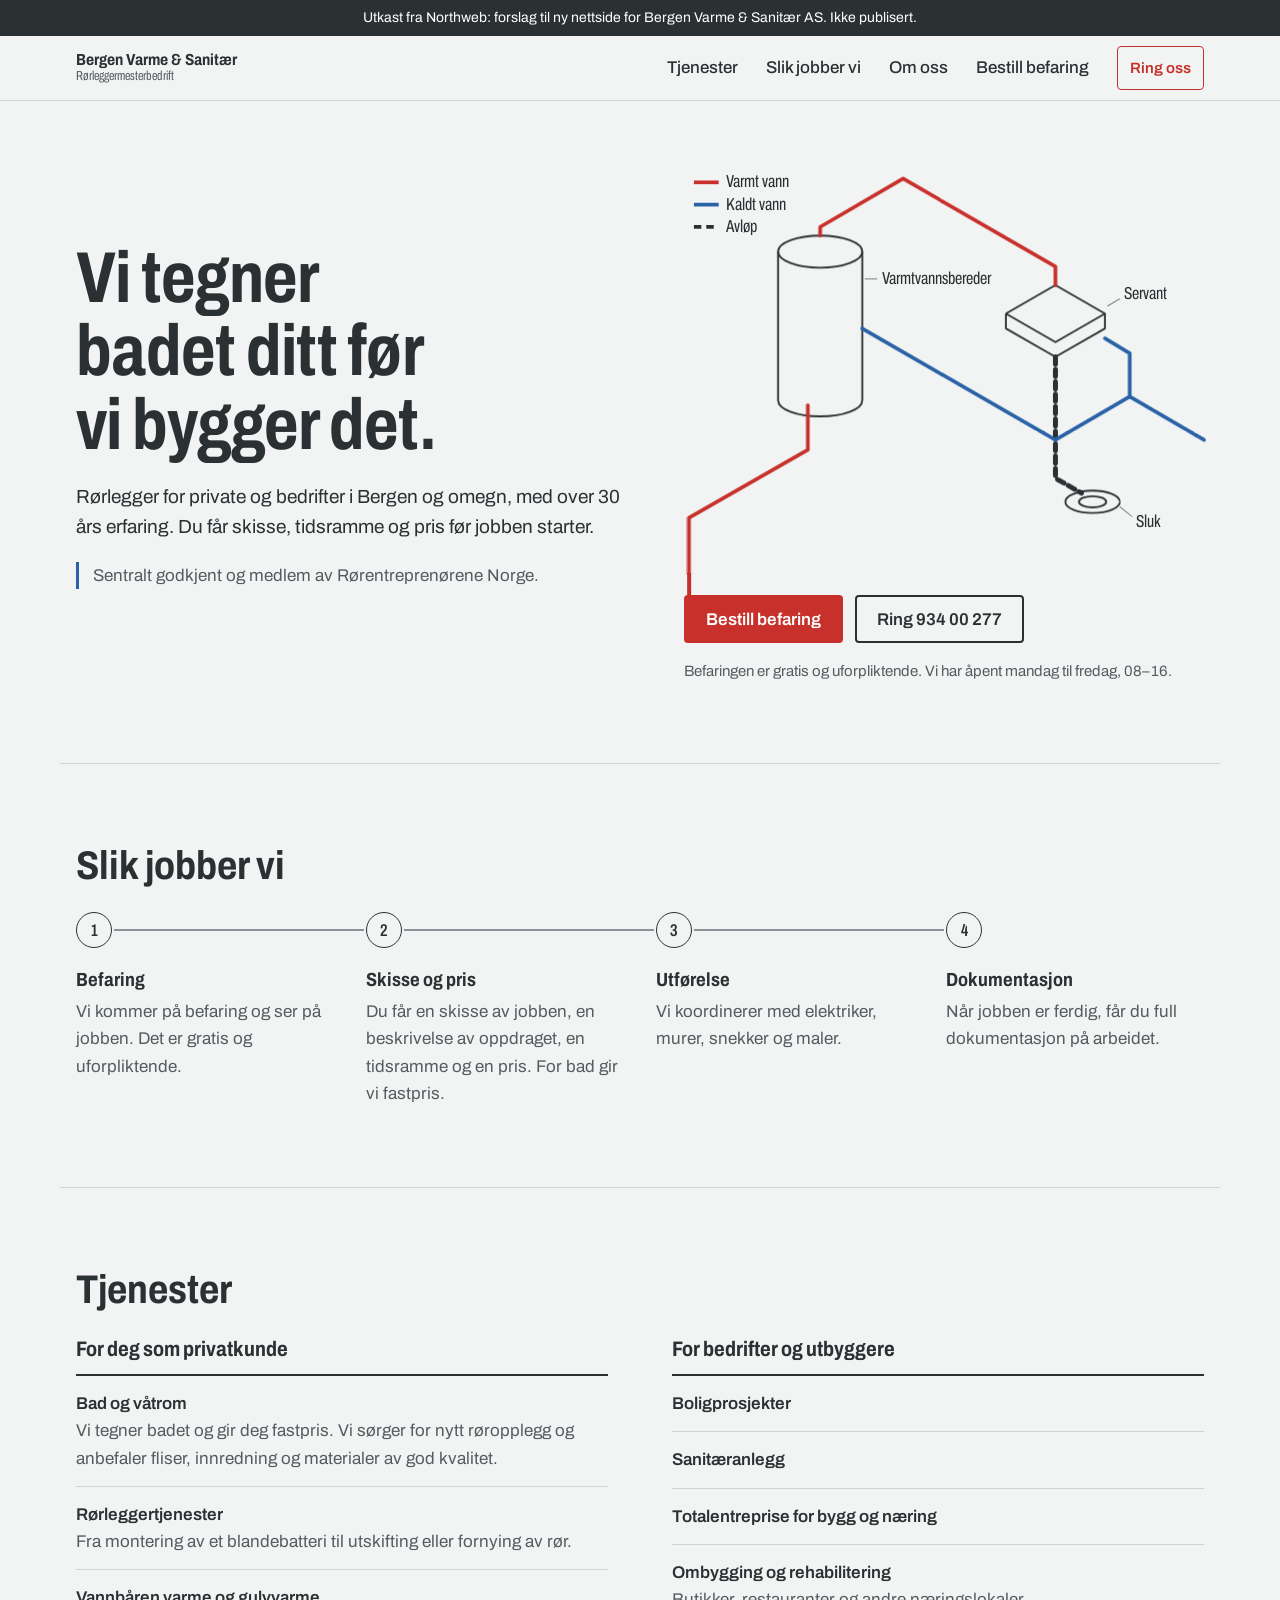
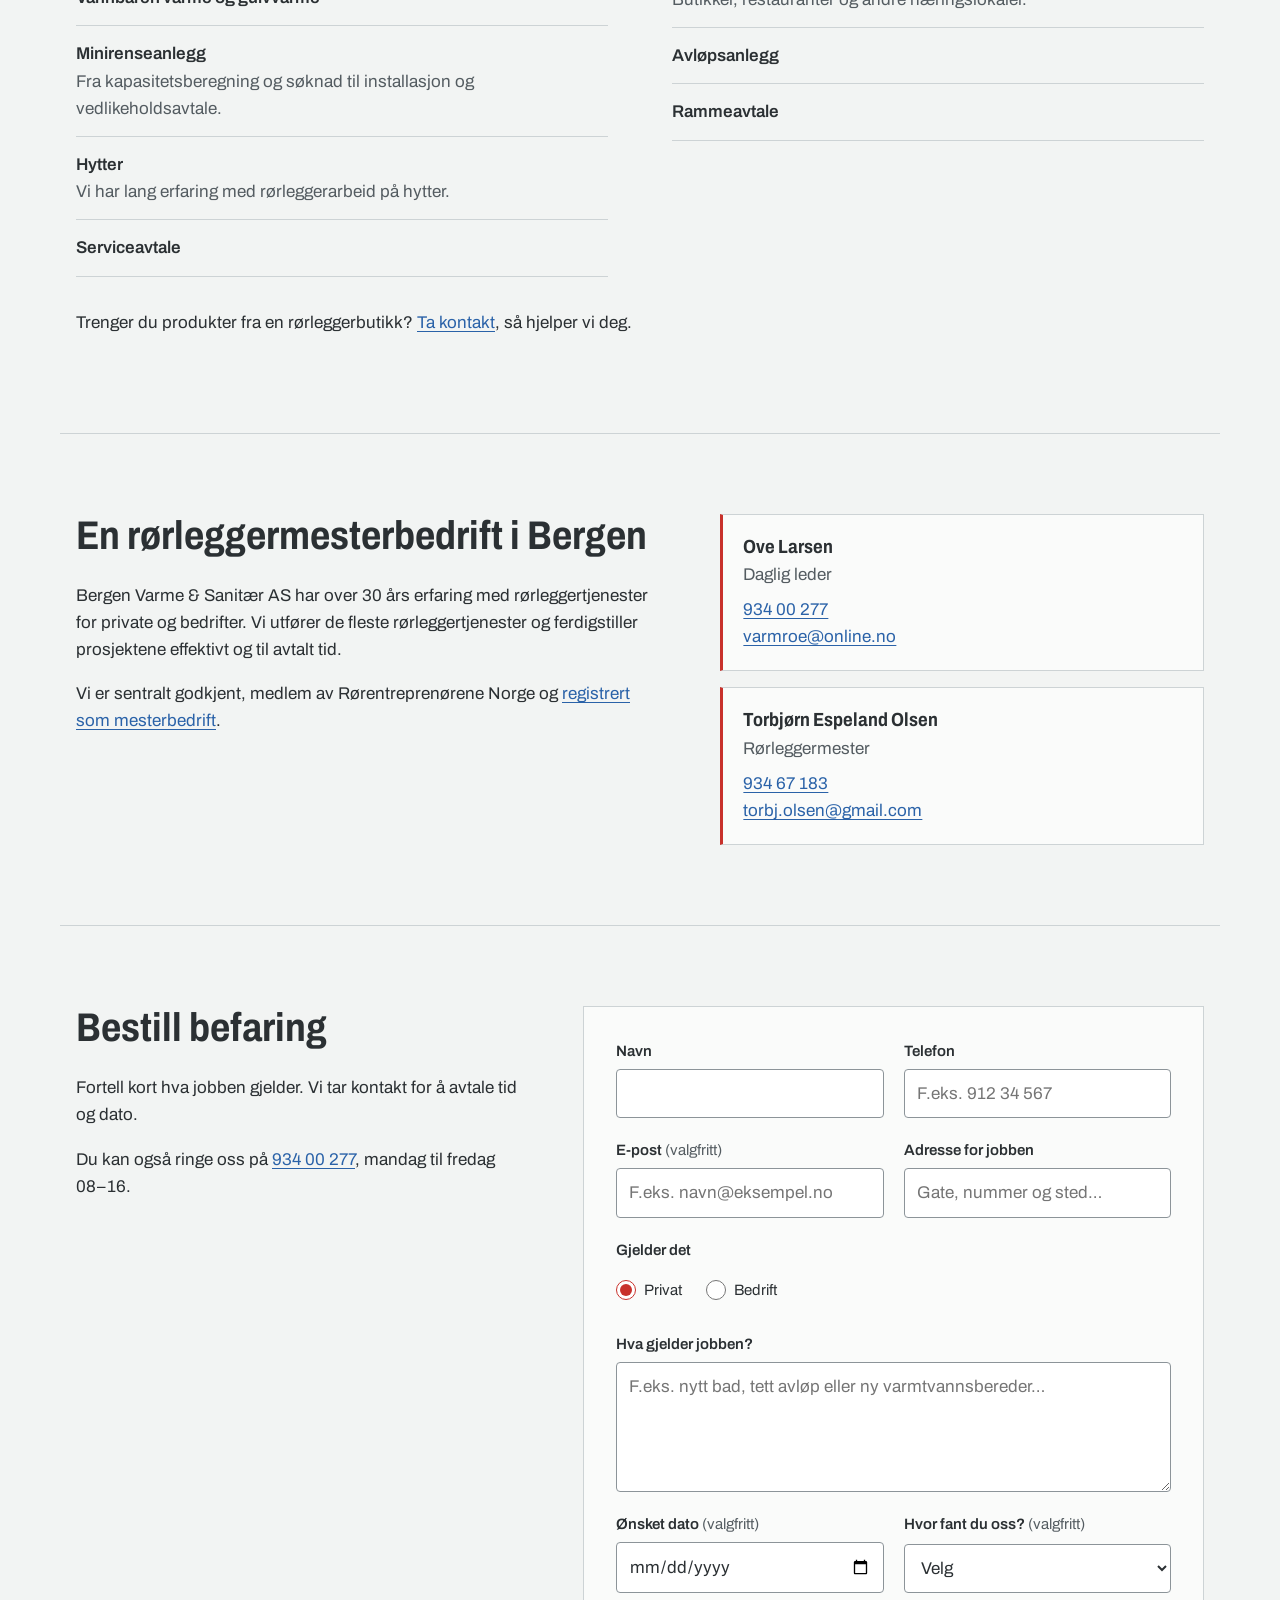
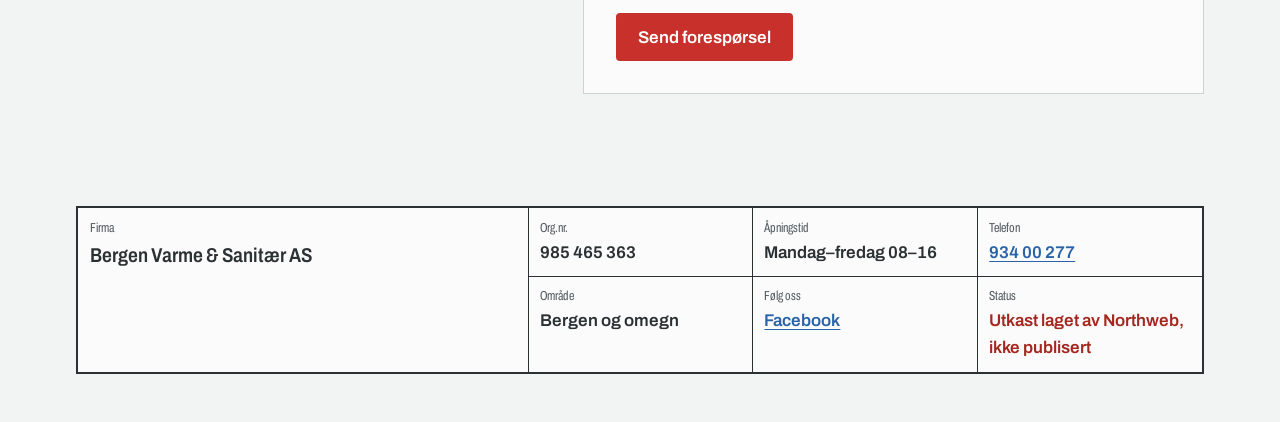
<file: clients/Bergen_Varme_og_Saniter/index.html>
<!doctype html>
<html lang="nb" class="no-js">
<head>
  <meta charset="utf-8">
  <meta name="viewport" content="width=device-width, initial-scale=1">
  <meta name="robots" content="noindex, nofollow">
  <title>Rørlegger i Bergen | Bergen Varme &amp; Sanitær AS (utkast)</title>
  <meta name="description" content="Rørleggermesterbedrift i Bergen og omegn med over 30 års erfaring. Bad og våtrom med fastpris, vannbåren varme, avløp og prosjekter for bygg og næring. Gratis befaring.">
  <meta name="theme-color" content="#F2F4F3">
  <link rel="icon" href="data:image/svg+xml,%3Csvg xmlns='http://www.w3.org/2000/svg' viewBox='0 0 32 32'%3E%3Crect width='32' height='32' rx='6' fill='%23F2F4F3'/%3E%3Cpath d='M8 26V12l8-5 8 5' fill='none' stroke='%23C8312B' stroke-width='3'/%3E%3Cpath d='M16 26V16l8-4' fill='none' stroke='%232A62A8' stroke-width='3'/%3E%3C/svg%3E">
  <link rel="preload" href="fonts/archivo-latin-var.woff2" as="font" type="font/woff2" crossorigin>
  <link rel="stylesheet" href="styles.css">
  <script>
    // Rørtegningen tegnes bare første gang i en økt, og venter til den er synlig.
    document.documentElement.classList.remove('no-js');
    var seen = false;
    try { seen = !!sessionStorage.getItem('bvs-intro'); } catch (e) {}
    document.documentElement.classList.add(seen ? 'intro-seen' : 'draw-wait');
    // Reserve: lastes ikke script.js, vises tegningen likevel
    window.addEventListener('load', function () {
      if (!window.bvsDrawing) document.documentElement.classList.remove('draw-wait');
    });
  </script>
  <script src="script.js" defer></script>
</head>
<body>
  <a class="skip" href="#innhold">Hopp til innhold</a>

  <p class="draft">Utkast fra Northweb: forslag til ny nettside for <span translate="no">Bergen Varme&nbsp;&amp;&nbsp;Sanitær&nbsp;AS</span>. Ikke publisert.</p>

  <header class="site-header">
    <div class="wrap header-inner">
      <a class="wordmark" href="#top" aria-label="Bergen Varme &amp; Sanitær, til toppen">
        <span class="wordmark-name" translate="no">Bergen Varme&nbsp;&amp;&nbsp;Sanitær</span>
        <span class="wordmark-sub">Rørleggermesterbedrift</span>
      </a>
      <a class="header-call" href="tel:+4793400277">Ring oss</a>
      <button class="menu-toggle" type="button" aria-expanded="false" aria-controls="hovedmeny">Meny</button>
      <nav class="site-nav" id="hovedmeny" aria-label="Hovedmeny">
        <ul>
          <li><a href="#tjenester">Tjenester</a></li>
          <li><a href="#slik-jobber-vi">Slik jobber vi</a></li>
          <li><a href="#om-oss">Om oss</a></li>
          <li><a href="#bestill">Bestill befaring</a></li>
          <li class="nav-call"><a class="header-call" href="tel:+4793400277">Ring oss</a></li>
        </ul>
      </nav>
    </div>
  </header>

  <main id="innhold">
    <section class="hero wrap" id="top" aria-labelledby="hero-title">
      <div class="hero-text">
        <h1 id="hero-title">Vi tegner badet ditt før vi bygger det.</h1>
        <p class="lead">Rørlegger for private og bedrifter i Bergen og omegn, med over 30 års erfaring. Du får skisse, tidsramme og pris før jobben starter.</p>
        <p class="credentials">Sentralt godkjent og medlem av Rørentreprenørene Norge.</p>
      </div>

      <figure class="hero-figure">
        <svg class="drawing" viewBox="0 0 420 330" role="img" aria-labelledby="drawing-title">
          <title id="drawing-title">Strektegning av et rørsystem: varmtvannsbereder, servant og sluk, koblet sammen med rør for varmt vann, kaldt vann og avløp.</title>

          <g class="legend" aria-hidden="true">
            <line x1="8" y1="14" x2="28" y2="14" class="ln-hot"/>
            <text x="34" y="18">Varmt vann</text>
            <line x1="8" y1="32" x2="28" y2="32" class="ln-cold"/>
            <text x="34" y="36">Kaldt vann</text>
            <line x1="8" y1="50" x2="28" y2="50" class="ln-waste"/>
            <text x="34" y="54">Avløp</text>
          </g>

          <g class="fixtures" aria-hidden="true">
            <!-- Varmtvannsbereder -->
            <ellipse class="draw d1" pathLength="1" cx="110" cy="70" rx="34" ry="13"/>
            <path class="draw d1" pathLength="1" d="M76 70 V190 A34 13 0 0 0 144 190 V70"/>
            <!-- Servant -->
            <path class="draw d2" pathLength="1" d="M260 120 L300 97 L340 120 L300 143 Z"/>
            <path class="draw d2" pathLength="1" d="M260 120 V132 L300 155 L340 132 V120"/>
            <!-- Sluk -->
            <ellipse class="draw d3" pathLength="1" cx="330" cy="272" rx="22" ry="9"/>
            <ellipse class="draw d3" pathLength="1" cx="330" cy="272" rx="11" ry="4.5"/>
          </g>

          <g aria-hidden="true">
            <path class="pipe pipe-waste p1" d="M300 155 V253 L321 265"/>
            <path class="pipe pipe-cold p2" pathLength="1" d="M420 222 L360 187 V152 L340 140"/>
            <path class="pipe pipe-cold p3" pathLength="1" d="M360 187 L300 222 L144 132"/>
            <path class="pipe pipe-hot p4" pathLength="1" d="M110 57 V50 L177 11 L300 82 V97"/>
            <path class="pipe pipe-hot p5" pathLength="1" d="M100 194 V230 L4 285 V330"/>
          </g>

          <g class="labels" aria-hidden="true">
            <line x1="146" y1="92" x2="156" y2="92"/>
            <text x="160" y="96">Varmtvannsbereder</text>
            <line x1="342" y1="114" x2="352" y2="108"/>
            <text x="355" y="108">Servant</text>
            <line x1="352" y1="276" x2="362" y2="284"/>
            <text x="365" y="292">Sluk</text>
          </g>
        </svg>

        <div class="hero-cta">
          <a class="btn btn-primary" href="#bestill">Bestill befaring</a>
          <a class="btn btn-secondary" href="tel:+4793400277">Ring 934 00 277</a>
        </div>
        <figcaption class="hero-note">Befaringen er gratis og uforpliktende. Vi har åpent mandag til fredag, 08–16.</figcaption>
      </figure>
    </section>

    <section class="section wrap" id="slik-jobber-vi" aria-labelledby="steps-title">
      <h2 id="steps-title">Slik jobber vi</h2>
      <ol class="steps">
        <li>
          <h3>Befaring</h3>
          <p>Vi kommer på befaring og ser på jobben. Det er gratis og uforpliktende.</p>
        </li>
        <li>
          <h3>Skisse og pris</h3>
          <p>Du får en skisse av jobben, en beskrivelse av oppdraget, en tidsramme og en pris. For bad gir vi fastpris.</p>
        </li>
        <li>
          <h3>Utførelse</h3>
          <p>Vi koordinerer med elektriker, murer, snekker og maler.</p>
        </li>
        <li>
          <h3>Dokumentasjon</h3>
          <p>Når jobben er ferdig, får du full dokumentasjon på arbeidet.</p>
        </li>
      </ol>
    </section>

    <section class="section wrap" id="tjenester" aria-labelledby="services-title">
      <h2 id="services-title">Tjenester</h2>
      <div class="services">
        <div class="service-group">
          <h3>For deg som privatkunde</h3>
          <ul class="service-list">
            <li><strong>Bad og våtrom</strong> Vi tegner badet og gir deg fastpris. Vi sørger for nytt røropplegg og anbefaler fliser, innredning og materialer av god kvalitet.</li>
            <li><strong>Rørleggertjenester</strong> Fra montering av et blandebatteri til utskifting eller fornying av rør.</li>
            <li><strong>Vannbåren varme og gulvvarme</strong></li>
            <li><strong>Minirenseanlegg</strong> Fra kapasitetsberegning og søknad til installasjon og vedlikeholdsavtale.</li>
            <li><strong>Hytter</strong> Vi har lang erfaring med rørleggerarbeid på hytter.</li>
            <li><strong>Serviceavtale</strong></li>
          </ul>
        </div>
        <div class="service-group">
          <h3>For bedrifter og utbyggere</h3>
          <ul class="service-list">
            <li><strong>Boligprosjekter</strong></li>
            <li><strong>Sanitæranlegg</strong></li>
            <li><strong>Totalentreprise for bygg og næring</strong></li>
            <li><strong>Ombygging og rehabilitering</strong> Butikker, restauranter og andre næringslokaler.</li>
            <li><strong>Avløpsanlegg</strong></li>
            <li><strong>Rammeavtale</strong></li>
          </ul>
        </div>
      </div>
      <p class="shop-note">Trenger du produkter fra en rørleggerbutikk? <a href="#bestill">Ta kontakt</a>, så hjelper vi deg.</p>
    </section>

    <section class="section wrap" id="om-oss" aria-labelledby="about-title">
      <div class="about">
        <div class="about-text">
          <h2 id="about-title">En rørleggermesterbedrift i Bergen</h2>
          <p><span translate="no">Bergen Varme&nbsp;&amp;&nbsp;Sanitær&nbsp;AS</span> har over 30 års erfaring med rørleggertjenester for private og bedrifter. Vi utfører de fleste rørleggertjenester og ferdigstiller prosjektene effektivt og til avtalt tid.</p>
          <p>Vi er sentralt godkjent, medlem av Rørentreprenørene Norge og <a href="https://mesterbedrifter.no/bedrift/35461/bergen-varme-sanitr-as" rel="noopener">registrert som mesterbedrift</a>.</p>
        </div>
        <ul class="people" aria-label="Kontaktpersoner">
          <li class="person">
            <h3>Ove Larsen</h3>
            <p class="role">Daglig leder</p>
            <p><a href="tel:+4793400277">934 00 277</a></p>
            <p><a href="mailto:varmroe@online.no">varmroe@online.no</a></p>
          </li>
          <li class="person">
            <h3>Torbjørn Espeland Olsen</h3>
            <p class="role">Rørleggermester</p>
            <p><a href="tel:+4793467183">934 67 183</a></p>
            <p><a href="mailto:torbj.olsen@gmail.com">torbj.olsen@gmail.com</a></p>
          </li>
        </ul>
      </div>
    </section>

    <section class="section wrap" id="bestill" aria-labelledby="order-title">
      <div class="order">
        <div class="order-intro">
          <h2 id="order-title">Bestill befaring</h2>
          <p>Fortell kort hva jobben gjelder. Vi tar kontakt for å avtale tid og dato.</p>
          <p>Du kan også ringe oss på <a href="tel:+4793400277">934 00 277</a>, mandag til fredag 08–16.</p>
        </div>

        <form class="form" id="order-form" novalidate>
          <div class="field">
            <label for="f-name">Navn</label>
            <input id="f-name" name="navn" type="text" autocomplete="name" required>
            <p class="error" id="f-name-error" hidden>Skriv inn navnet ditt.</p>
          </div>
          <div class="field">
            <label for="f-phone">Telefon</label>
            <input id="f-phone" name="telefon" type="tel" inputmode="tel" autocomplete="tel" required placeholder="F.eks. 912 34 567">
            <p class="error" id="f-phone-error" hidden>Skriv inn et telefonnummer med minst 8 sifre.</p>
          </div>
          <div class="field">
            <label for="f-email">E-post <span class="optional">(valgfritt)</span></label>
            <input id="f-email" name="epost" type="email" autocomplete="email" spellcheck="false" placeholder="F.eks. navn@eksempel.no">
            <p class="error" id="f-email-error" hidden>Sjekk at e-postadressen er riktig.</p>
          </div>
          <div class="field">
            <label for="f-address">Adresse for jobben</label>
            <input id="f-address" name="adresse" type="text" autocomplete="street-address" placeholder="Gate, nummer og sted…">
          </div>
          <fieldset class="field choice">
            <legend>Gjelder det</legend>
            <label><input type="radio" name="kunde" value="privat" checked> Privat</label>
            <label><input type="radio" name="kunde" value="bedrift"> Bedrift</label>
          </fieldset>
          <div class="field">
            <label for="f-message">Hva gjelder jobben?</label>
            <textarea id="f-message" name="melding" rows="4" required placeholder="F.eks. nytt bad, tett avløp eller ny varmtvannsbereder…"></textarea>
            <p class="error" id="f-message-error" hidden>Skriv noen ord om jobben.</p>
          </div>
          <div class="field">
            <label for="f-date">Ønsket dato <span class="optional">(valgfritt)</span></label>
            <input id="f-date" name="dato" type="date">
            <p class="error" id="f-date-error" hidden>Velg en dato fra og med i dag.</p>
          </div>
          <div class="field">
            <label for="f-source">Hvor fant du oss? <span class="optional">(valgfritt)</span></label>
            <select id="f-source" name="kilde">
              <option value="">Velg</option>
              <option>Anbefaling fra bekjente</option>
              <option>Internett/Google</option>
              <option>Facebook</option>
              <option>Annet</option>
            </select>
          </div>
          <button class="btn btn-primary" type="submit">Send forespørsel</button>
          <p class="form-status" id="form-status" role="status" aria-live="polite"></p>
        </form>
      </div>
    </section>
  </main>

  <footer class="titleblock wrap" aria-label="Firmaopplysninger">
    <dl>
      <div class="tb-main"><dt>Firma</dt><dd translate="no">Bergen Varme&nbsp;&amp;&nbsp;Sanitær&nbsp;AS</dd></div>
      <div><dt>Org.nr.</dt><dd>985 465 363</dd></div>
      <div><dt>Åpningstid</dt><dd>Mandag–fredag 08–16</dd></div>
      <div><dt>Telefon</dt><dd><a href="tel:+4793400277">934 00 277</a></dd></div>
      <div><dt>Område</dt><dd>Bergen og omegn</dd></div>
      <div class="tb-social"><dt>Følg oss</dt><dd><a href="https://www.facebook.com/R%C3%B8rlegger-100656395325438" rel="noopener">Facebook</a></dd></div>
      <div class="tb-draft"><dt>Status</dt><dd>Utkast laget av Northweb, ikke publisert</dd></div>
    </dl>
  </footer>
</body>
</html>
</file>
<file: clients/Bergen_Varme_og_Saniter/styles.css>
/* Archivo (SIL OFL 1.1, se fonts/OFL.txt). Selvhostet latin-delsett med variabel bredde og vekt. */
@font-face {
  font-family: "Archivo";
  font-style: normal;
  font-weight: 400 700;
  font-stretch: 62% 100%;
  font-display: swap;
  src: url("fonts/archivo-latin-var.woff2") format("woff2");
  unicode-range: U+0000-00FF, U+0131, U+0152-0153, U+02BB-02BC, U+02C6, U+02DA, U+02DC, U+0304, U+0308, U+0329, U+2000-206F, U+20AC, U+2122, U+2191, U+2193, U+2212, U+2215, U+FEFF, U+FFFD;
}

:root {
  --paper: #F2F4F3;
  --sheet: #FAFBFA;
  --graphite: #2B3033;
  --graphite-soft: #545C61;
  --hot: #C8312B;
  --hot-dark: #A5261F;
  --cold: #2A62A8;
  --measure: #8C9499;
  --rule: #CDD3D5;

  --font: "Archivo", system-ui, -apple-system, "Segoe UI", sans-serif;
  --narrow: 70;
  --semi: 84;

  --ease-out: cubic-bezier(0.23, 1, 0.32, 1);

  --gutter: 16px;
  --max: 1160px;
}

*, *::before, *::after { box-sizing: border-box; }

html { -webkit-text-size-adjust: 100%; scroll-behavior: smooth; }
@media (prefers-reduced-motion: reduce) { html { scroll-behavior: auto; } }

body {
  margin: 0;
  background: var(--paper);
  color: var(--graphite);
  font-family: var(--font);
  font-size: 1.0625rem;
  line-height: 1.6;
  font-variation-settings: "wdth" 100;
}

h1, h2, h3 {
  margin: 0;
  font-weight: 700;
  font-stretch: 84%;
  font-variation-settings: "wdth" var(--semi);
  line-height: 1.1;
  text-wrap: balance;
}
h2 { font-size: clamp(1.75rem, 4.5vw, 2.5rem); margin-bottom: 1.5rem; }
h3 { font-size: 1.1875rem; line-height: 1.25; }
p { margin: 0 0 1em; }

a { color: var(--cold); text-underline-offset: 0.18em; }
a, button, input, select, textarea, label { touch-action: manipulation; }
html { -webkit-tap-highlight-color: rgba(42, 98, 168, 0.15); }
[id] { scroll-margin-top: 1rem; }
a:hover { color: var(--graphite); }
a[href^="tel:"], .btn { white-space: nowrap; }

:focus-visible {
  outline: 3px solid var(--cold);
  outline-offset: 3px;
  border-radius: 2px;
}

.wrap {
  width: 100%;
  max-width: var(--max);
  margin-inline: auto;
  padding-inline: var(--gutter);
}

.skip {
  position: absolute;
  left: var(--gutter);
  top: -100px;
  z-index: 10;
  padding: 0.5rem 1rem;
  background: var(--graphite);
  color: #fff;
}
.skip:focus { top: 0.5rem; }

.draft {
  margin: 0;
  padding: 0.5rem var(--gutter);
  background: var(--graphite);
  color: #fff;
  font-size: 0.875rem;
  line-height: 1.4;
  text-align: center;
}

/* Header */

.site-header { border-bottom: 1px solid var(--rule); background: var(--paper); }

.header-inner {
  display: flex;
  flex-wrap: wrap;
  align-items: center;
  gap: 0.5rem;
  min-height: 64px;
}

.wordmark {
  display: flex;
  flex-direction: column;
  flex: 1 1 0;
  min-width: 0;
  margin-right: auto;
  padding-block: 0.5rem;
  color: var(--graphite);
  text-decoration: none;
  line-height: 1.15;
}
.wordmark-name {
  font-weight: 700;
  font-size: 1rem;
  font-variation-settings: "wdth" var(--semi);
}
.wordmark-sub {
  font-size: 0.8125rem;
  color: var(--graphite-soft);
  font-variation-settings: "wdth" var(--narrow);
}

.header-call,
.menu-toggle {
  min-height: 44px;
  padding: 0 0.75rem;
  border: 1px solid var(--graphite);
  border-radius: 4px;
  background: transparent;
  color: var(--graphite);
  font: inherit;
  font-size: 0.9375rem;
  font-weight: 600;
  display: inline-flex;
  align-items: center;
  text-decoration: none;
  cursor: pointer;
}
.header-call { border-color: var(--hot); color: var(--hot); }
.header-call, .menu-toggle { transition: background-color 160ms ease, color 160ms ease; }
.header-call:hover { background: var(--hot); color: #fff; }
.menu-toggle:hover, .menu-toggle[aria-expanded="true"] { background: var(--graphite); color: #fff; }

.site-nav { flex-basis: 100%; display: none; }
.site-nav.is-open { display: block; }
.nav-call { display: none; }
@media (min-width: 860px) { .nav-call { display: block; } }
.site-nav ul { list-style: none; margin: 0; padding: 0 0 0.75rem; }
.site-nav a {
  display: block;
  padding: 0.75rem 0;
  border-top: 1px solid var(--rule);
  color: var(--graphite);
  font-weight: 600;
  text-decoration: none;
}
.site-nav a:hover { color: var(--hot); }

/* Uten JavaScript er menyen alltid synlig */
.no-js .menu-toggle { display: none; }
.no-js .site-nav { display: block; }

@media (min-width: 860px) {
  .menu-toggle { display: none; }
  .site-nav { display: block; flex-basis: auto; order: 2; }
  .header-inner > .header-call { display: none; }
  .site-nav ul { display: flex; align-items: center; gap: 1.75rem; padding: 0; }
  .site-nav a { border: 0; padding: 0.5rem 0; font-weight: 500; }
  .site-nav .header-call { display: inline-flex; padding: 0 0.75rem; border: 1px solid var(--hot); color: var(--hot); font-weight: 600; }
  .site-nav .header-call:hover { color: #fff; }
}

/* Hero */

.hero {
  display: grid;
  gap: 2rem;
  padding-block: 2.5rem 3.5rem;
}

.hero h1 {
  font-size: clamp(2.375rem, 9vw, 4.5rem);
  line-height: 1.02;
  letter-spacing: -0.01em;
  font-variation-settings: "wdth" 78;
  max-width: 13ch;
  margin-bottom: 1.25rem;
}
.lead { font-size: 1.1875rem; max-width: 34em; }
.credentials {
  padding-left: 0.875rem;
  border-left: 3px solid var(--cold);
  color: var(--graphite-soft);
  max-width: 34em;
}

.hero-figure { margin: 0; width: 100%; max-width: 560px; }
@media (min-width: 600px) and (max-width: 959px) { .hero-figure { max-width: 460px; } }

.drawing { display: block; width: 100%; height: auto; overflow: visible; }

.drawing .draw {
  fill: none;
  stroke: var(--graphite);
  stroke-width: 1.5;
  stroke-linejoin: round;
}
.pipe {
  fill: none;
  stroke-width: 3;
  stroke-linecap: round;
  stroke-linejoin: round;
}
.pipe-hot, .ln-hot { stroke: var(--hot); }
.pipe-cold, .ln-cold { stroke: var(--cold); }
.pipe-waste, .ln-waste { stroke: var(--graphite); stroke-dasharray: 6 4; }
.legend line { stroke-width: 3; }
.pipe-waste { stroke-width: 4; }

.drawing text {
  font-family: var(--font);
  font-size: 14px;
  font-variation-settings: "wdth" var(--narrow);
  fill: var(--graphite);
}
.labels line { stroke: var(--measure); stroke-width: 1; }

.hero-cta {
  position: relative;
  display: flex;
  flex-wrap: wrap;
  gap: 0.75rem;
  padding-top: 22px;
}
/* Rørstumpen som fører det varme røret fra tegningen ned i knappen. x = 4 av 420 i viewBox. */
.hero-cta::before {
  content: "";
  position: absolute;
  top: 0;
  left: calc(100% * 4 / 420);
  width: calc(100% * 3 / 420);
  min-width: 2px;
  height: 22px;
  background: var(--hot);
  transform: translateX(-50%);
  transform-origin: top;
}

.hero-note { margin-top: 1rem; font-size: 0.9375rem; color: var(--graphite-soft); }

@media (min-width: 960px) {
  .hero {
    grid-template-columns: 1fr minmax(0, 520px);
    align-items: center;
    gap: 4rem;
    padding-block: 4rem 5rem;
  }
}

/* Tegneanimasjon: én gang per økt. Konturer, så kaldt, så varmt ned til knappen. */

.draw, .pipe {
  stroke-dasharray: 1;
  stroke-dashoffset: 1;
  animation: draw-line var(--dur, 600ms) var(--ease-out) var(--delay, 0ms) forwards;
}
.pipe-waste { stroke-dasharray: 6 4; stroke-dashoffset: 0; }
.d1 { --delay: 0ms; }
.d2 { --delay: 60ms; }
.d3 { --delay: 120ms; }
.p1 { animation: fade-in 300ms var(--ease-out) 250ms both; }
.p2 { --delay: 250ms; --dur: 500ms; }
.p3 { --delay: 400ms; --dur: 600ms; }
.p4 { --delay: 600ms; --dur: 600ms; }
.p5 { --delay: 750ms; --dur: 450ms; }
.labels, .legend { animation: fade-in 300ms var(--ease-out) 900ms both; }
.hero-cta::before { animation: grow-down 200ms var(--ease-out) 1150ms both; }

/* Står på pause til tegningen er synlig (script.js fjerner .draw-wait) */
.draw-wait .draw, .draw-wait .pipe,
.draw-wait .labels, .draw-wait .legend,
.draw-wait .hero-cta::before { animation-play-state: paused; }

@keyframes draw-line { to { stroke-dashoffset: 0; } }
@keyframes fade-in { from { opacity: 0; } }
@keyframes grow-down { from { transform: translateX(-50%) scaleY(0); } }

.intro-seen .draw, .intro-seen .pipe,
.intro-seen .labels, .intro-seen .legend,
.intro-seen .hero-cta::before {
  animation: none;
  stroke-dashoffset: 0;
}

@media (prefers-reduced-motion: reduce) {
  .draw, .pipe, .hero-cta::before { animation: none; stroke-dashoffset: 0; }
  .labels, .legend { animation: fade-in 200ms ease both; }
}

/* Knapper */

.btn {
  display: inline-flex;
  align-items: center;
  justify-content: center;
  min-height: 48px;
  padding: 0 1.25rem;
  border: 2px solid transparent;
  border-radius: 4px;
  font: inherit;
  font-weight: 600;
  text-decoration: none;
  cursor: pointer;
  transition: background-color 160ms ease, color 160ms ease, transform 120ms var(--ease-out);
}
.btn:active { transform: scale(0.97); }
.btn-primary { background: var(--hot); color: #fff; }
.btn-primary:hover { background: var(--hot-dark); color: #fff; }
.btn-secondary { border-color: var(--graphite); color: var(--graphite); background: transparent; }
.btn-secondary:hover { background: var(--graphite); color: #fff; }

/* Seksjoner */

.section { padding-block: 3.5rem; border-top: 1px solid var(--rule); }
@media (min-width: 960px) { .section { padding-block: 5rem; } }

/* Slik jobber vi: nummerert fordi det er en ekte rekkefølge */
.steps {
  list-style: none;
  margin: 0;
  padding: 0;
  counter-reset: step;
  display: grid;
  gap: 1.75rem;
}
.steps li {
  counter-increment: step;
  position: relative;
  padding-left: 3.5rem;
}
.steps li::before {
  content: counter(step);
  position: absolute;
  left: 0;
  top: -0.2rem;
  width: 2.25rem;
  height: 2.25rem;
  display: grid;
  place-items: center;
  border: 1.5px solid var(--graphite);
  border-radius: 50%;
  font-weight: 600;
  font-variation-settings: "wdth" var(--narrow);
  background: var(--paper);
}
/* Ledning mellom posisjonsnumrene */
.steps li:not(:last-child)::after {
  content: "";
  position: absolute;
  left: calc(1.125rem - 0.75px);
  top: 2.2rem;
  bottom: -1.75rem;
  width: 1.5px;
  background: var(--measure);
}
.steps h3 { margin-bottom: 0.4rem; }
.steps p { margin: 0; color: var(--graphite-soft); max-width: 32em; }

@media (min-width: 860px) {
  .steps { grid-template-columns: repeat(4, 1fr); gap: 2rem; }
  .steps li { padding-left: 0; padding-top: 3.5rem; }
  .steps li::before { top: 0; }
  .steps li:not(:last-child)::after {
    left: 2.4rem;
    right: -1.85rem;
    top: calc(1.125rem - 0.75px);
    bottom: auto;
    width: auto;
    height: 1.5px;
  }
}

/* Tjenester */
.services { display: grid; gap: 2.5rem; }
@media (min-width: 860px) { .services { grid-template-columns: 1fr 1fr; gap: 4rem; } }

.service-group h3 {
  padding-bottom: 0.75rem;
  border-bottom: 2px solid var(--graphite);
  font-size: 1.3125rem;
}
.service-list { list-style: none; margin: 0; padding: 0; }
.service-list li {
  padding: 0.875rem 0;
  border-bottom: 1px solid var(--rule);
  color: var(--graphite-soft);
  max-width: 36em;
}
.service-list strong {
  display: block;
  color: var(--graphite);
  font-weight: 600;
}
.shop-note { margin-top: 2rem; }

/* Om oss */
.about { display: grid; gap: 2.5rem; }
.about-text p { max-width: 36em; }
@media (min-width: 960px) { .about { grid-template-columns: 1.2fr 1fr; gap: 4rem; align-items: start; } }

.people { list-style: none; margin: 0; padding: 0; display: grid; gap: 1rem; }
@media (min-width: 560px) and (max-width: 959px) { .people { grid-template-columns: 1fr 1fr; } }
.person {
  padding: 1.25rem;
  background: var(--sheet);
  border: 1px solid var(--rule);
  border-left: 3px solid var(--hot);
}
.person h3 { margin-bottom: 0.15rem; }
.person p { margin: 0; }
.person .role { margin-bottom: 0.5rem; color: var(--graphite-soft); }
.person a { overflow-wrap: anywhere; }

/* Bestill */
.order { display: grid; gap: 2rem; }
@media (min-width: 960px) { .order { grid-template-columns: 1fr 1.4fr; gap: 4rem; align-items: start; } }

.form {
  display: grid;
  gap: 1.25rem;
  padding: 1.25rem;
  background: var(--sheet);
  border: 1px solid var(--rule);
}
@media (min-width: 560px) { .form { padding: 2rem; grid-template-columns: 1fr 1fr; } }
.form .field:has(textarea),
.form .choice,
.form button,
.form .form-status { grid-column: 1 / -1; }
.form button { justify-self: start; }

.field { display: grid; gap: 0.375rem; margin: 0; min-width: 0; }
.field label, .field legend { font-weight: 600; font-size: 0.9375rem; }
.optional { font-weight: 400; color: var(--graphite-soft); }

input[type="text"], input[type="tel"], input[type="email"], input[type="date"],
select, textarea {
  width: 100%;
  min-height: 48px;
  padding: 0.625rem 0.75rem;
  border: 1.5px solid var(--measure);
  border-radius: 4px;
  background: #fff;
  color: var(--graphite);
  font: inherit;
}
textarea { resize: vertical; min-height: 7rem; }
input:focus-visible, select:focus-visible, textarea:focus-visible { border-color: var(--cold); }
[aria-invalid="true"] { border-color: var(--hot); }

.choice { border: 0; padding: 0; display: flex; flex-wrap: wrap; gap: 0.5rem 1.5rem; }
.choice legend { margin-bottom: 0.375rem; padding: 0; }
.choice label { display: inline-flex; align-items: center; gap: 0.5rem; min-height: 44px; font-weight: 400; }
.choice input { width: 1.25rem; height: 1.25rem; accent-color: var(--hot); margin: 0; }

.error { margin: 0; color: var(--hot-dark); font-size: 0.9375rem; }
.form-status { margin: 0; font-weight: 600; }
.form-status:empty { display: none; }

/* Tegningshode */
.titleblock { padding-block: 2rem 3rem; }
.titleblock dl {
  margin: 0;
  display: grid;
  grid-template-columns: 1fr 1fr;
  border: 2px solid var(--graphite);
  background: var(--sheet);
  overflow: hidden;
}
.titleblock dl > div {
  padding: 0.625rem 0.75rem;
  border-right: 1px solid var(--graphite);
  border-bottom: 1px solid var(--graphite);
  margin: 0 -1px -1px 0;
  min-width: 0;
}
.titleblock dt {
  font-size: 0.8125rem;
  color: var(--graphite-soft);
  font-variation-settings: "wdth" var(--narrow);
}
.titleblock dd { margin: 0; font-weight: 600; overflow-wrap: anywhere; font-variant-numeric: tabular-nums; }
.titleblock .tb-main, .titleblock .tb-draft, .titleblock .tb-social { grid-column: 1 / -1; }
.titleblock .tb-main dd { font-size: 1.25rem; font-variation-settings: "wdth" var(--semi); }
.titleblock .tb-draft dd { color: var(--hot-dark); }

@media (min-width: 860px) {
  .titleblock dl { grid-template-columns: 2fr repeat(3, 1fr); }
  .titleblock .tb-main { grid-column: auto; grid-row: span 2; }
  .titleblock .tb-draft, .titleblock .tb-social { grid-column: auto; }
}
</file>
